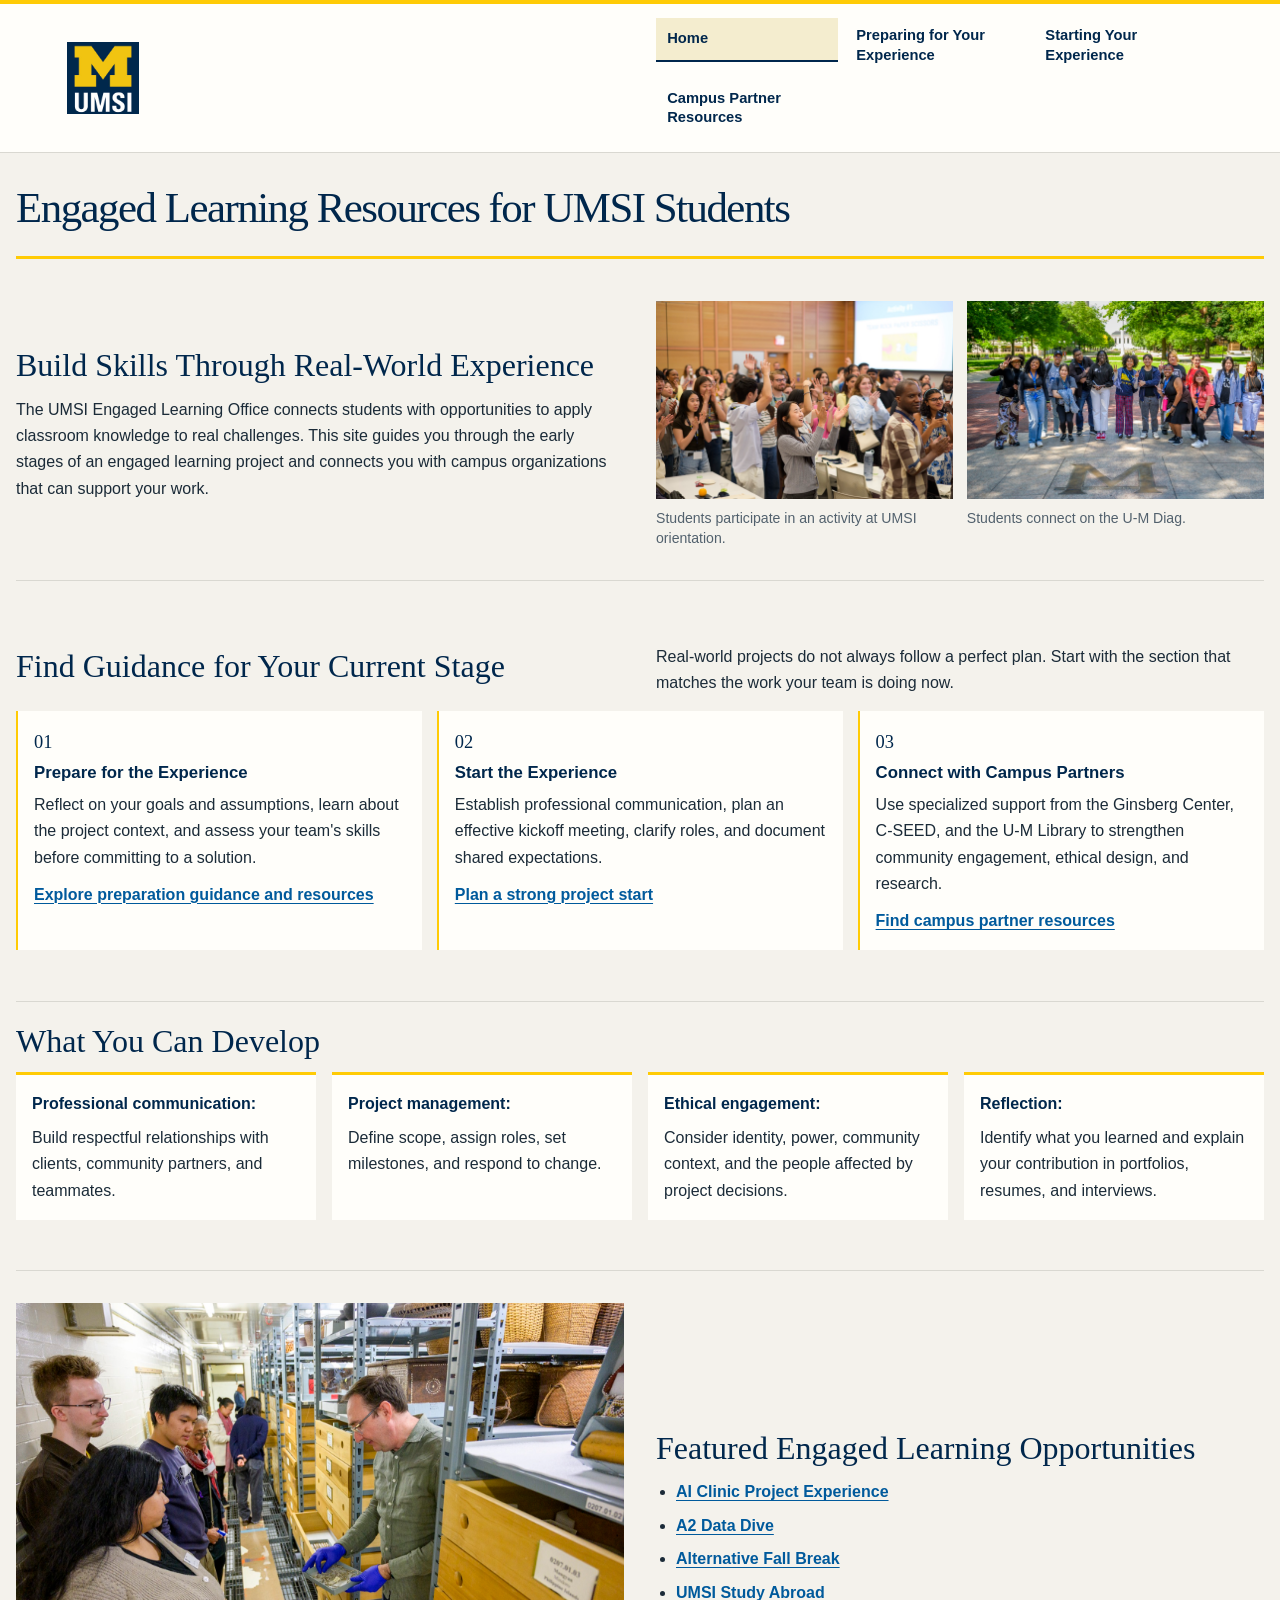
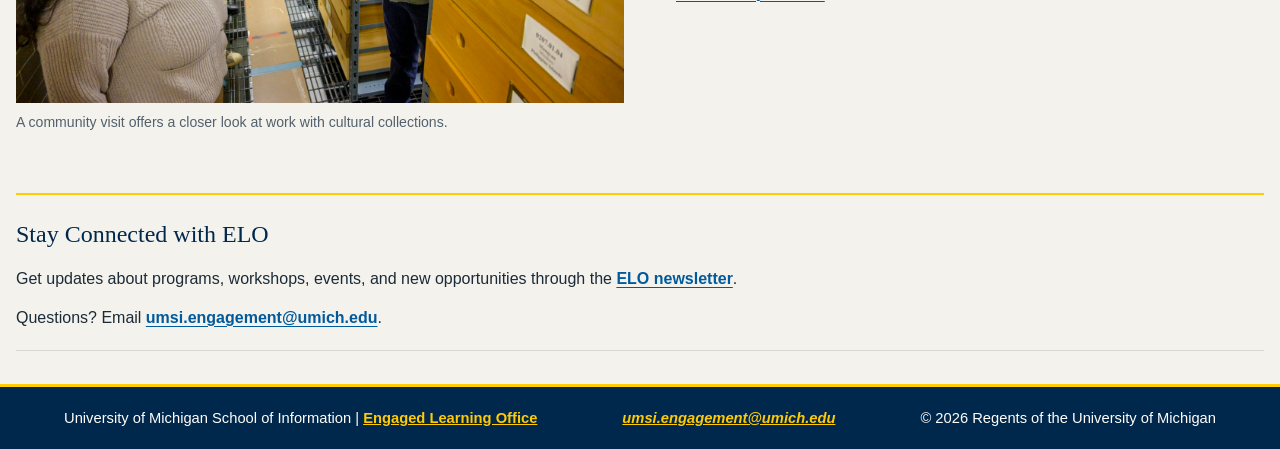
<file: index.html>
<!DOCTYPE html>
<html lang="en">
<head>
    <meta charset="UTF-8">
    <meta name="viewport" content="width=device-width, initial-scale=1.0">
    <title>Engaged Learning Resources | UMSI</title>
    <link rel="stylesheet" href="html5reset.css">
    <link rel="stylesheet" href="style.css">
</head>
<body>
    <header>
        <a href="#main">Skip to Main Content</a>
        <a href="index.html">
            <img src="images/umsi_signature_vertical_informal_solidblue.jpg" width="240" height="240" alt="University of Michigan School of Information">
        </a>
        <nav aria-label="Main navigation">
            <ul>
                <li><a href="index.html" aria-current="page">Home</a></li>
                <li><a href="prep.html">Preparing for Your Experience</a></li>
                <li><a href="starting.html">Starting Your Experience</a></li>
                <li><a href="campus-partners.html">Campus Partner Resources</a></li>
            </ul>
        </nav>
    </header>

    <main id="main" tabindex="-1">
        <h1>Engaged Learning Resources for UMSI Students</h1>

        <section class="home-intro media-section media-right">
            <div class="intro-copy">
                <h2>Build Skills Through Real-World Experience</h2>
                <p>The UMSI Engaged Learning Office connects students with opportunities to apply classroom knowledge to real challenges. This site guides you through the early stages of an engaged learning project and connects you with campus organizations that can support your work.</p>
            </div>
            <div class="intro-gallery">
                <figure>
                    <img src="images/umsi_mastersorientation_081825_01.jpg" width="600" height="399" alt="Students participate in a group activity during UMSI orientation">
                    <figcaption>Students participate in an activity at UMSI orientation.</figcaption>
                </figure>
                <figure>
                    <img src="images/umsi_ccsi_061124_23.jpg" width="600" height="399" alt="Students gather for a group photograph on the U-M Diag">
                    <figcaption>Students connect on the U-M Diag.</figcaption>
                </figure>
            </div>
        </section>

        <section class="home-pathways">
            <div class="pathways-lede">
                <h2>Find Guidance for Your Current Stage</h2>
                <p>Real-world projects do not always follow a perfect plan. Start with the section that matches the work your team is doing now.</p>
            </div>
            <ol class="pathway-list">
                <li>
                    <span class="pathway-index" aria-hidden="true">01</span>
                    <h3>Prepare for the Experience</h3>
                    <p>Reflect on your goals and assumptions, learn about the project context, and assess your team's skills before committing to a solution.</p>
                    <a href="prep.html">Explore preparation guidance and resources</a>
                </li>
                <li>
                    <span class="pathway-index" aria-hidden="true">02</span>
                    <h3>Start the Experience</h3>
                    <p>Establish professional communication, plan an effective kickoff meeting, clarify roles, and document shared expectations.</p>
                    <a href="starting.html">Plan a strong project start</a>
                </li>
                <li>
                    <span class="pathway-index" aria-hidden="true">03</span>
                    <h3>Connect with Campus Partners</h3>
                    <p>Use specialized support from the Ginsberg Center, C-SEED, and the U-M Library to strengthen community engagement, ethical design, and research.</p>
                    <a href="campus-partners.html">Find campus partner resources</a>
                </li>
            </ol>
        </section>

        <section class="card-section">
            <h2>What You Can Develop</h2>
            <div class="section-body">
                <ul class="point-cards">
                    <li><strong>Professional communication:</strong> Build respectful relationships with clients, community partners, and teammates.</li>
                    <li><strong>Project management:</strong> Define scope, assign roles, set milestones, and respond to change.</li>
                    <li><strong>Ethical engagement:</strong> Consider identity, power, community context, and the people affected by project decisions.</li>
                    <li><strong>Reflection:</strong> Identify what you learned and explain your contribution in portfolios, resumes, and interviews.</li>
                </ul>
            </div>
        </section>

        <section class="media-section media-left"><div class="section-overview"><h2>Featured Engaged Learning Opportunities</h2>
            <div class="body-copy">
                <ul>
                    <li><a href="https://mcompass.umich.edu/_portal/tds-program-brochure?programid=12810">AI Clinic Project Experience</a></li>
                    <li><a href="https://mcompass.umich.edu/_portal/tds-program-brochure?programid=12556">A2 Data Dive</a></li>
                    <li><a href="https://mcompass.umich.edu/_portal/tds-program-brochure?programid=11297">Alternative Fall Break</a></li>
                    <li><a href="https://www.si.umich.edu/student-life/study-abroad">UMSI Study Abroad</a></li>
                </ul>
            </div>
        </div><figure class="section-image"><img src="images/umsi_asb2026circapintig_40.jpg" width="1200" height="800" decoding="async" alt="Students learn from a museum professional in collection storage"><figcaption>A community visit offers a closer look at work with cultural collections.</figcaption></figure></section>

        <aside>
            <h2>Stay Connected with ELO</h2>
            <p>Get updates about programs, workshops, events, and new opportunities through the <a href="https://umsi.info/elo-newsletter">ELO newsletter</a>.</p>
            <p>Questions? Email <a href="mailto:umsi.engagement@umich.edu">umsi.engagement@umich.edu</a>.</p>
        </aside>

        <!-- Content adapted from the course-provided SI 539 Client Project ELO Content document and starter code. OpenAI Codex was used to organize and revise the page content in September 2026. -->
    </main>

    <footer>
        <p>University of Michigan School of Information | <a href="https://www.si.umich.edu/programs/engaged-learning/about-engaged-learning-office">Engaged Learning Office</a></p>
        <address><a href="mailto:umsi.engagement@umich.edu">umsi.engagement@umich.edu</a></address>
        <p>&copy; 2026 Regents of the University of Michigan</p>
    </footer>
</body>
</html>
</file>
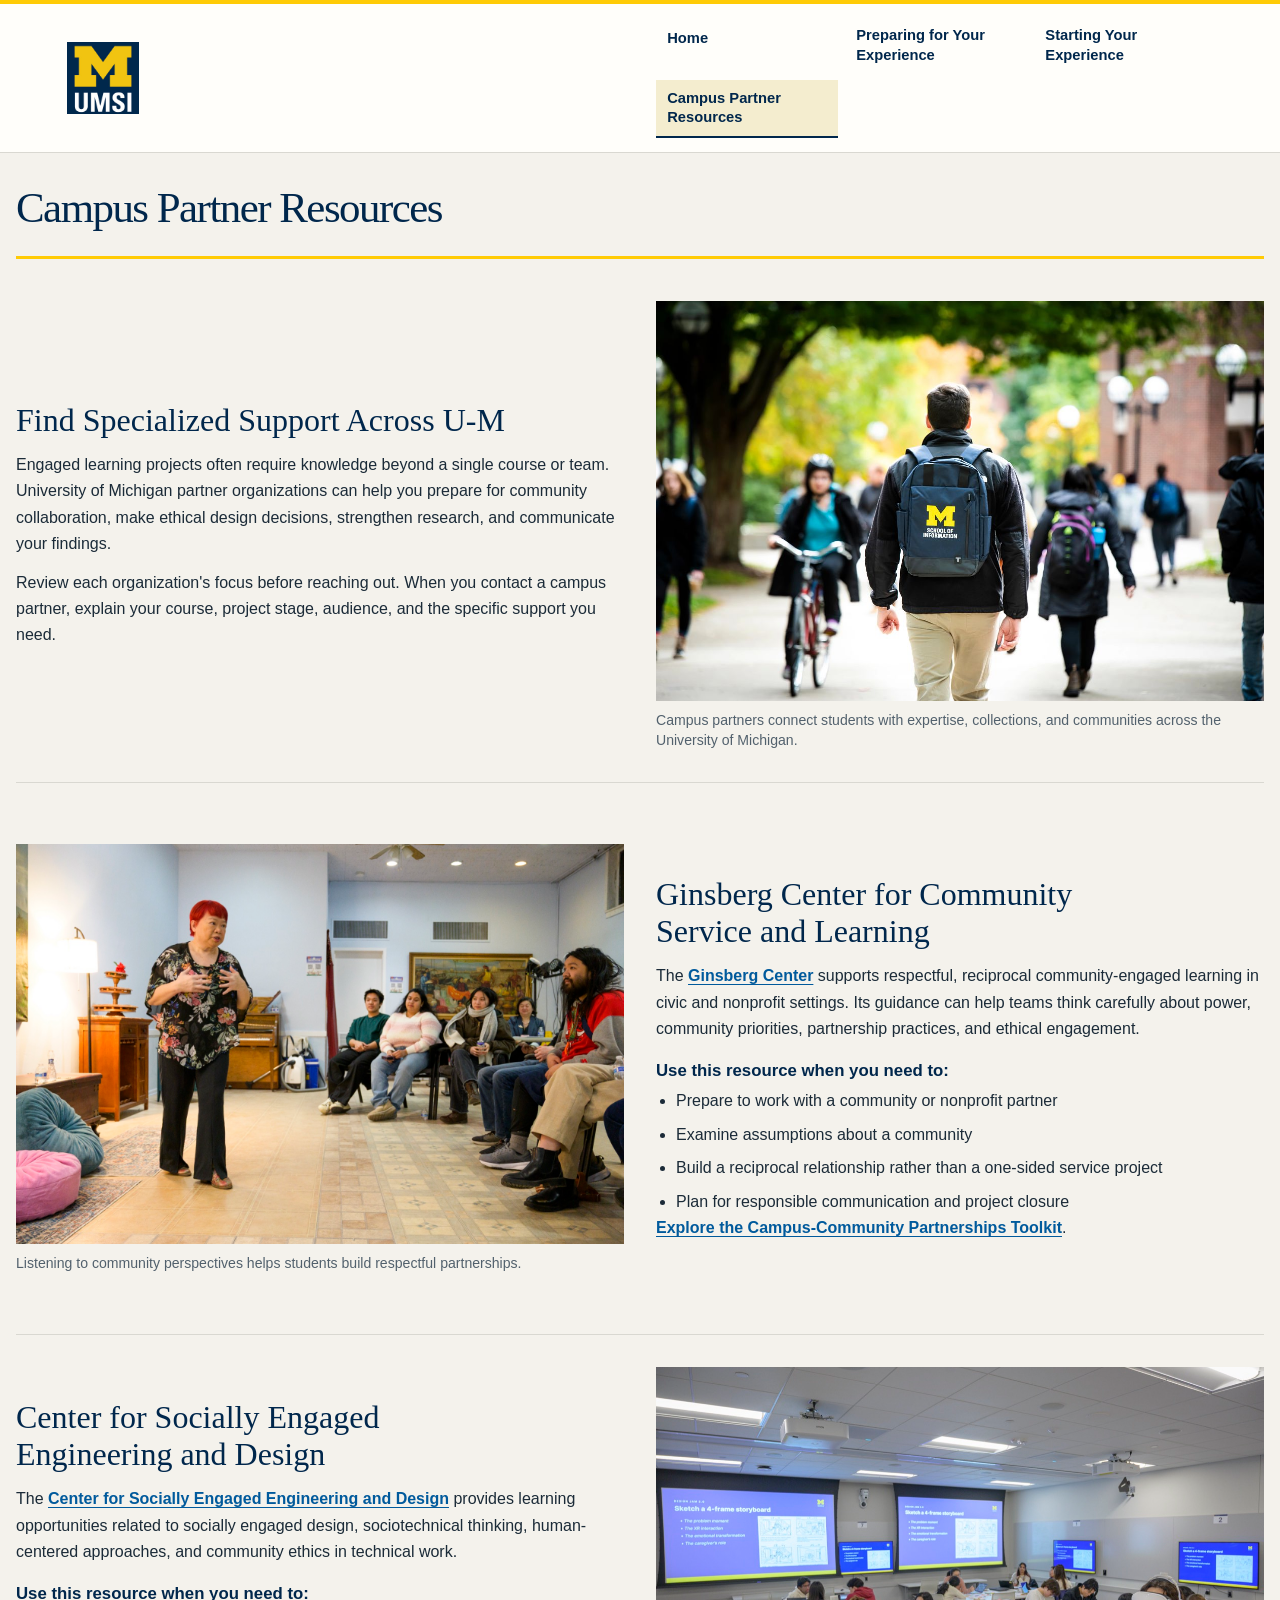
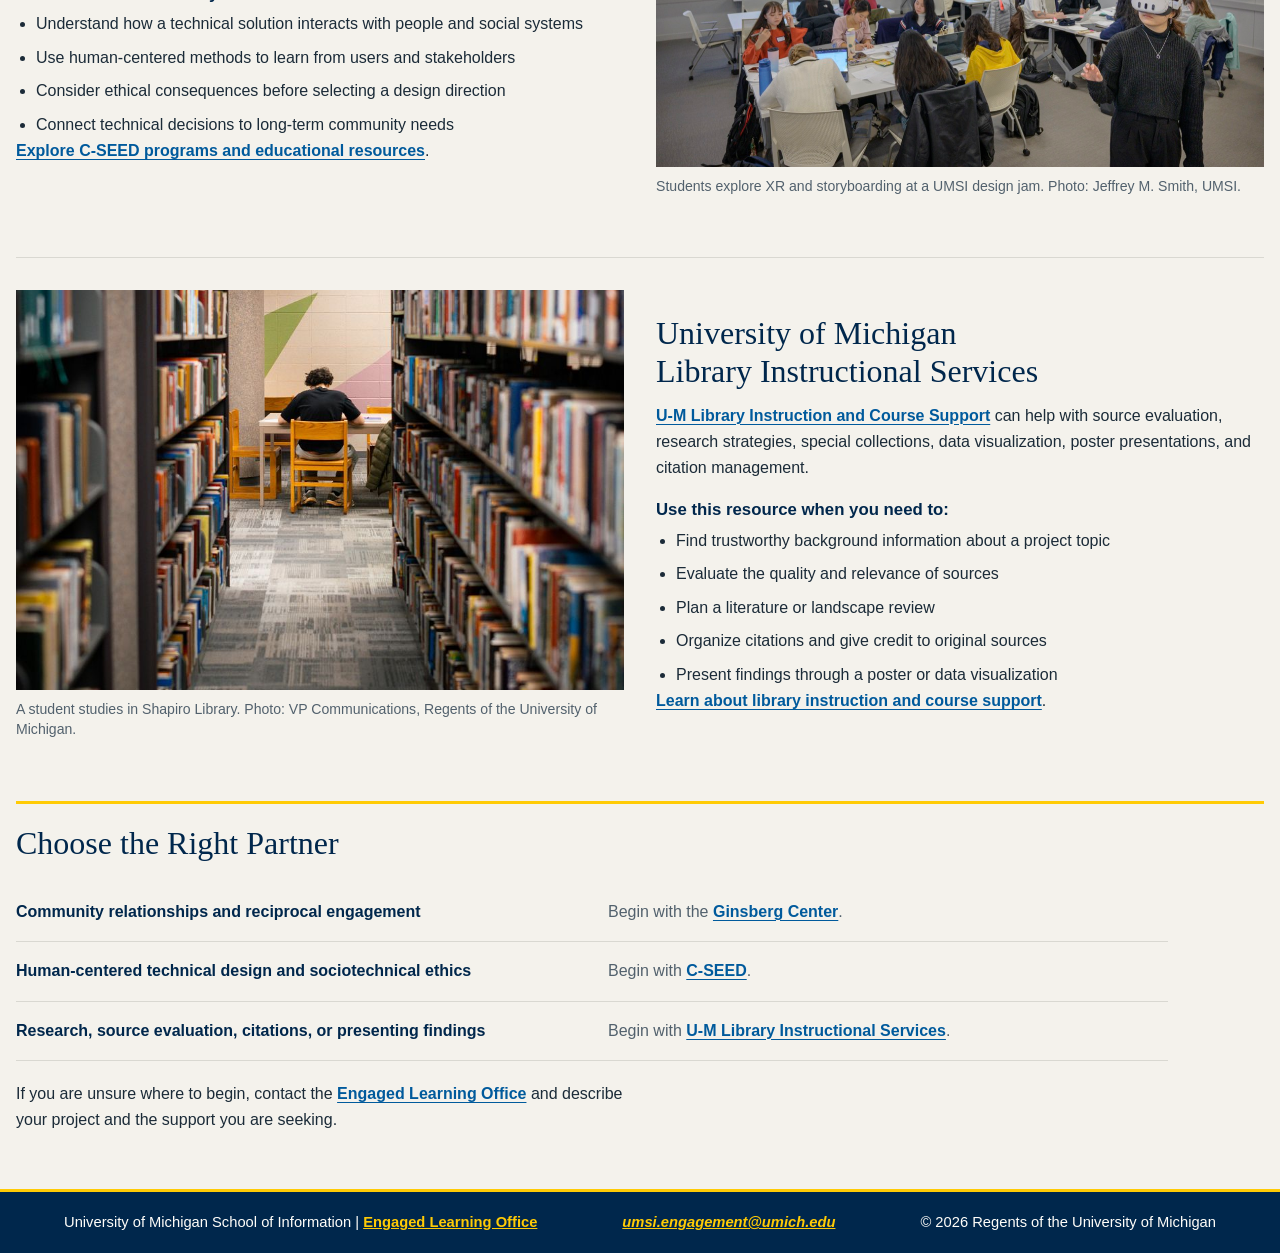
<file: campus-partners.html>
<!DOCTYPE html>
<html lang="en">
<head>
    <meta charset="UTF-8">
    <meta name="viewport" content="width=device-width, initial-scale=1.0">
    <title>Campus Partner Resources | UMSI</title>
    <link rel="stylesheet" href="html5reset.css">
    <link rel="stylesheet" href="style.css">
</head>
<body>
    <header>
        <a href="#main">Skip to Main Content</a>
        <a href="index.html">
            <img src="images/umsi_signature_vertical_informal_solidblue.jpg" width="240" height="240" alt="University of Michigan School of Information">
        </a>
        <nav aria-label="Main navigation">
            <ul>
                <li><a href="index.html">Home</a></li>
                <li><a href="prep.html">Preparing for Your Experience</a></li>
                <li><a href="starting.html">Starting Your Experience</a></li>
                <li><a href="campus-partners.html" aria-current="page">Campus Partner Resources</a></li>
            </ul>
        </nav>
    </header>

    <main id="main" tabindex="-1">
        <h1>Campus Partner Resources</h1>

        <section class="media-section media-right">
            <div class="intro-copy">
                <h2>Find Specialized Support Across U-M</h2>
                <p>Engaged learning projects often require knowledge beyond a single course or team. University of Michigan partner organizations can help you prepare for community collaboration, make ethical design decisions, strengthen research, and communicate your findings.</p>
                <p>Review each organization's focus before reaching out. When you contact a campus partner, explain your course, project stage, audience, and the specific support you need.</p>
            </div>
            <figure>
                <img src="images/umsi_campusfall_umsibackpack_02.jpg" width="600" height="399" alt="A student wearing a UMSI backpack walks through campus">
                <figcaption>Campus partners connect students with expertise, collections, and communities across the University of Michigan.</figcaption>
            </figure>
        </section>

        <section class="media-section partner-section media-left">
            <div class="section-overview">
                <h2>Ginsberg Center for Community Service and Learning</h2>
                <p>The <a href="https://ginsberg.umich.edu/">Ginsberg Center</a> supports respectful, reciprocal community-engaged learning in civic and nonprofit settings. Its guidance can help teams think carefully about power, community priorities, partnership practices, and ethical engagement.</p>
                <h3>Use this resource when you need to:</h3>
                <ul>
                    <li>Prepare to work with a community or nonprofit partner</li>
                    <li>Examine assumptions about a community</li>
                    <li>Build a reciprocal relationship rather than a one-sided service project</li>
                    <li>Plan for responsible communication and project closure</li>
                </ul>
                <p><a href="https://ginsberg.umich.edu/article/campus-community-partnerships-toolkit">Explore the Campus-Community Partnerships Toolkit</a>.</p>
            </div>
            <figure class="section-image">
                <img src="images/umsi_asb2026circapintig_05.jpg" width="600" height="399" alt="A speaker talks with students gathered for a community-engaged learning discussion">
                <figcaption>Listening to community perspectives helps students build respectful partnerships.</figcaption>
            </figure>
        </section>

        <section class="media-section partner-section media-right">
            <div class="section-overview">
                <h2>Center for Socially Engaged Engineering and Design</h2>
                <p>The <a href="https://csed.engin.umich.edu/">Center for Socially Engaged Engineering and Design</a> provides learning opportunities related to socially engaged design, sociotechnical thinking, human-centered approaches, and community ethics in technical work.</p>
                <h3>Use this resource when you need to:</h3>
                <ul>
                    <li>Understand how a technical solution interacts with people and social systems</li>
                    <li>Use human-centered methods to learn from users and stakeholders</li>
                    <li>Consider ethical consequences before selecting a design direction</li>
                    <li>Connect technical decisions to long-term community needs</li>
                </ul>
                <p><a href="https://csed.engin.umich.edu/">Explore C-SEED programs and educational resources</a>.</p>
            </div>
            <figure class="section-image">
                <img src="images/umsi_designjam_mixelstudio_11052025_06.jpg" width="600" height="399" alt="A student tries an XR headset while teams develop storyboards in a design workshop">
                <figcaption>Students explore XR and storyboarding at a UMSI design jam. Photo: Jeffrey M. Smith, UMSI.</figcaption>
            </figure>
        </section>

        <section class="media-section partner-section media-left">
            <div class="section-overview">
                <h2>University of Michigan Library Instructional Services</h2>
                <p><a href="https://www.lib.umich.edu/research-and-scholarship/instruction-and-course-support/">U-M Library Instruction and Course Support</a> can help with source evaluation, research strategies, special collections, data visualization, poster presentations, and citation management.</p>
                <h3>Use this resource when you need to:</h3>
                <ul>
                    <li>Find trustworthy background information about a project topic</li>
                    <li>Evaluate the quality and relevance of sources</li>
                    <li>Plan a literature or landscape review</li>
                    <li>Organize citations and give credit to original sources</li>
                    <li>Present findings through a poster or data visualization</li>
                </ul>
                <p><a href="https://www.lib.umich.edu/research-and-scholarship/instruction-and-course-support/">Learn about library instruction and course support</a>.</p>
            </div>
            <figure class="section-image">
                <img class="library-photo" src="images/mcommons-02122026springsemester-19.jpg" width="600" height="399" alt="A student studies at a desk beside bookshelves in Shapiro Library">
                <figcaption>A student studies in Shapiro Library. Photo: VP Communications, Regents of the University of Michigan.</figcaption>
            </figure>
        </section>

        <section class="partner-choice">
            <h2>Choose the Right Partner</h2>
            <div class="section-body">
                <dl>
                    <div>
                        <dt>Community relationships and reciprocal engagement</dt>
                        <dd>Begin with the <a href="https://ginsberg.umich.edu/">Ginsberg Center</a>.</dd>
                    </div>
                    <div>
                        <dt>Human-centered technical design and sociotechnical ethics</dt>
                        <dd>Begin with <a href="https://csed.engin.umich.edu/">C-SEED</a>.</dd>
                    </div>
                    <div>
                        <dt>Research, source evaluation, citations, or presenting findings</dt>
                        <dd>Begin with <a href="https://www.lib.umich.edu/research-and-scholarship/instruction-and-course-support/">U-M Library Instructional Services</a>.</dd>
                    </div>
                </dl>
                <p>If you are unsure where to begin, contact the <a href="mailto:umsi.engagement@umich.edu">Engaged Learning Office</a> and describe your project and the support you are seeking.</p>
            </div>
        </section>

        <!-- Content adapted from the course-provided SI 539 Client Project ELO Content document. OpenAI Codex was used to organize and revise the page content in September 2026. -->
    </main>

    <footer>
        <p>University of Michigan School of Information | <a href="https://www.si.umich.edu/programs/engaged-learning/about-engaged-learning-office">Engaged Learning Office</a></p>
        <address><a href="mailto:umsi.engagement@umich.edu">umsi.engagement@umich.edu</a></address>
        <p>&copy; 2026 Regents of the University of Michigan</p>
    </footer>
</body>
</html>
</file>
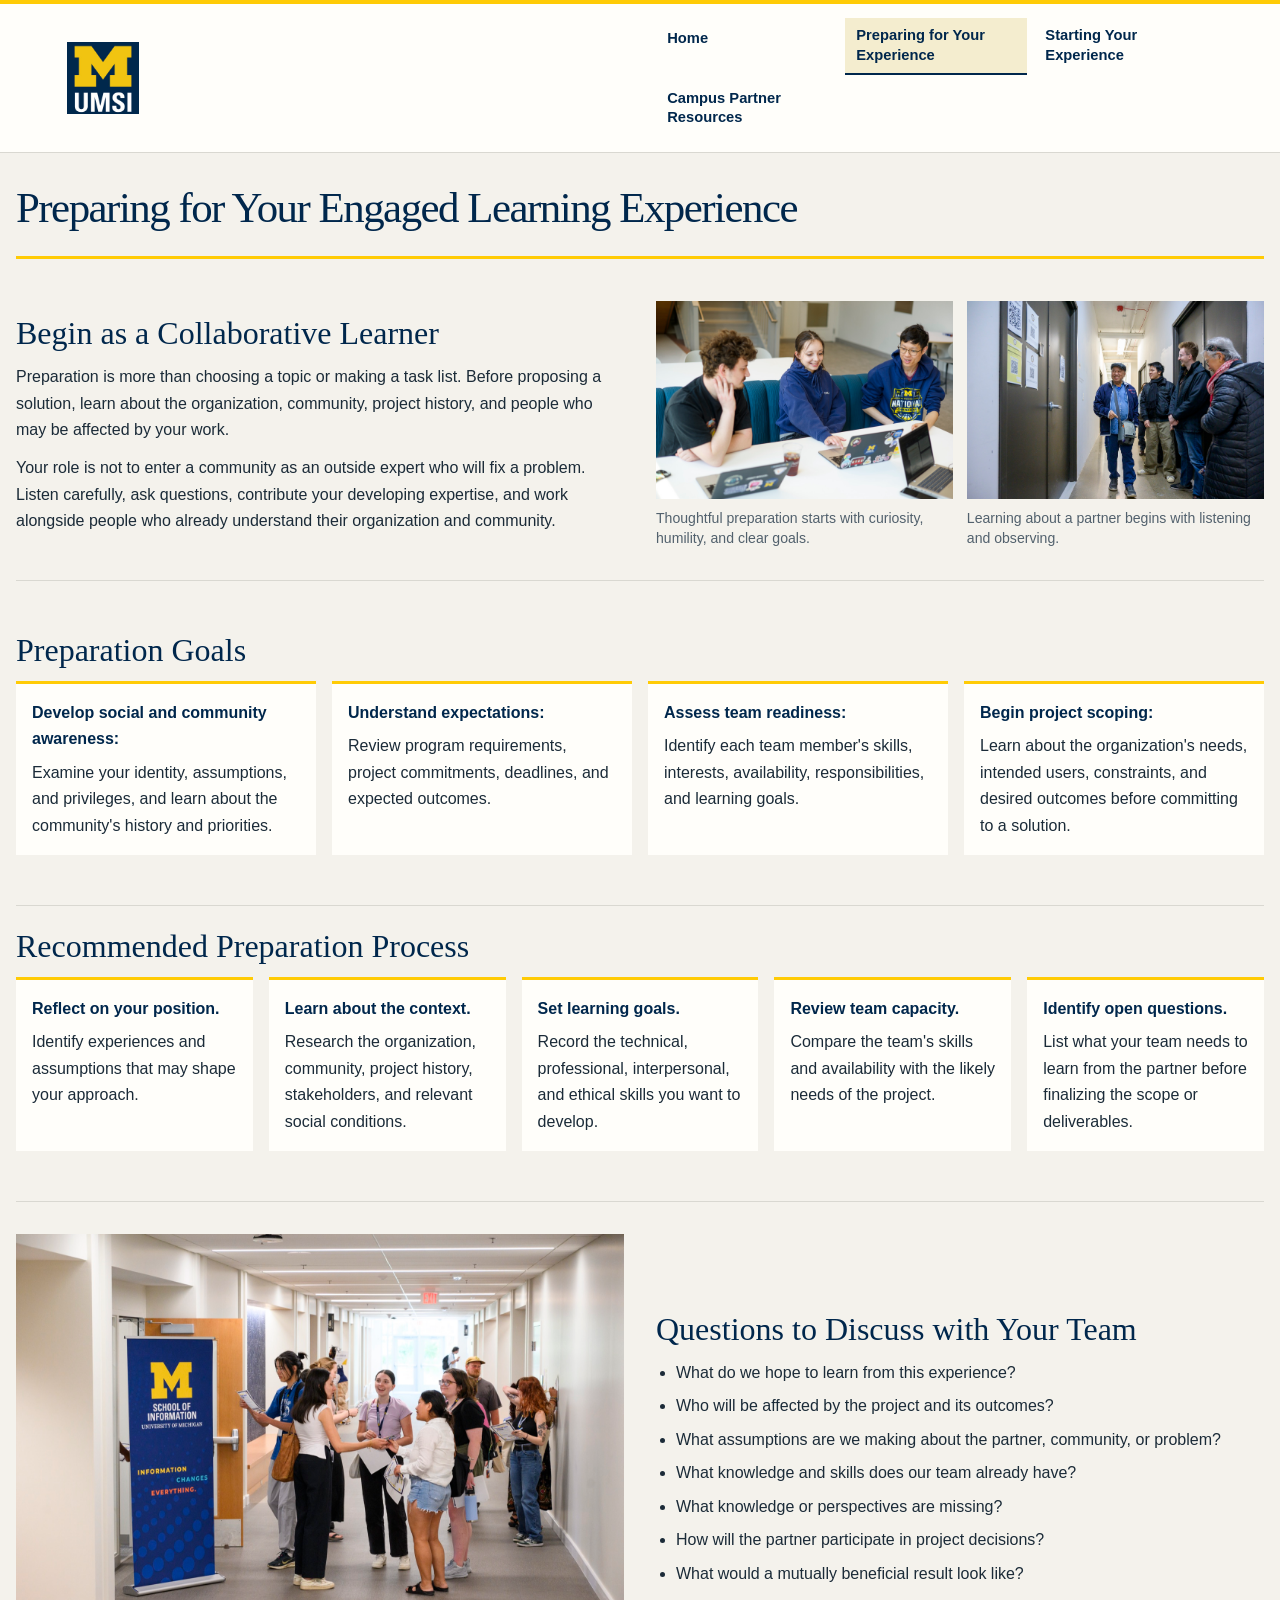
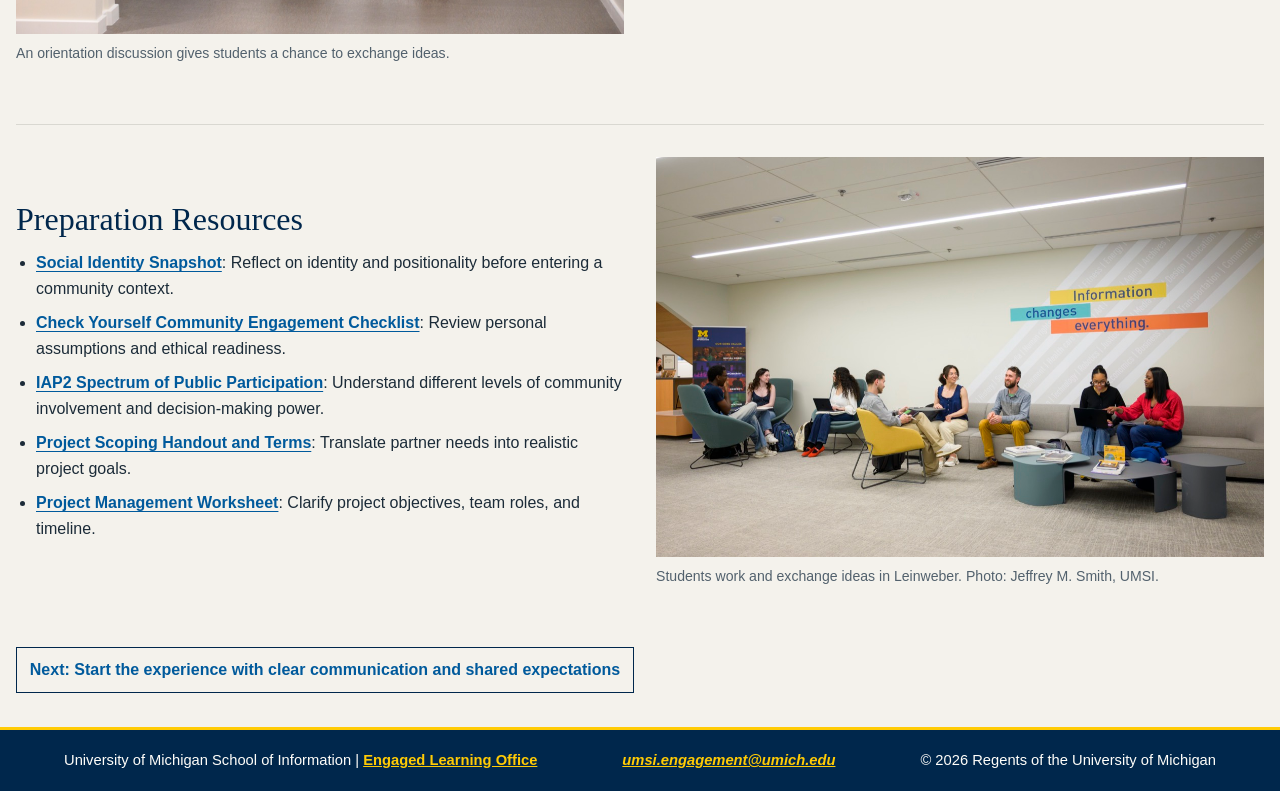
<file: prep.html>
<!DOCTYPE html>
<html lang="en">
<head>
    <meta charset="UTF-8">
    <meta name="viewport" content="width=device-width, initial-scale=1.0">
    <title>Preparing for Your Experience | UMSI</title>
    <link rel="stylesheet" href="html5reset.css">
    <link rel="stylesheet" href="style.css">
</head>
<body>
    <header>
        <a href="#main">Skip to Main Content</a>
        <a href="index.html">
            <img src="images/umsi_signature_vertical_informal_solidblue.jpg" width="240" height="240" alt="University of Michigan School of Information">
        </a>
        <nav aria-label="Main navigation">
            <ul>
                <li><a href="index.html">Home</a></li>
                <li><a href="prep.html" aria-current="page">Preparing for Your Experience</a></li>
                <li><a href="starting.html">Starting Your Experience</a></li>
                <li><a href="campus-partners.html">Campus Partner Resources</a></li>
            </ul>
        </nav>
    </header>

    <main id="main" tabindex="-1">
        <h1>Preparing for Your Engaged Learning Experience</h1>

        <section class="media-section media-right">
            <div class="intro-copy">
                <h2>Begin as a Collaborative Learner</h2>
                <p>Preparation is more than choosing a topic or making a task list. Before proposing a solution, learn about the organization, community, project history, and people who may be affected by your work.</p>
                <p>Your role is not to enter a community as an outside expert who will fix a problem. Listen carefully, ask questions, contribute your developing expertise, and work alongside people who already understand their organization and community.</p>
            </div>
            <div class="intro-gallery">
                <figure>
                    <img src="images/umsi_viewbookphd2026_02.jpg" width="600" height="399" alt="Three students collaborate around a table with laptops in a UMSI learning space">
                    <figcaption>Thoughtful preparation starts with curiosity, humility, and clear goals.</figcaption>
                </figure>
<figure class=""><img src="images/umsi_asb2026circapintig_24.jpg" width="1200" height="800" decoding="async" alt="Students and community members walk through a hallway during a visit"><figcaption>Learning about a partner begins with listening and observing.</figcaption></figure>
            </div>
        </section>

        <section class="card-section">
            <h2>Preparation Goals</h2>
            <div class="section-body">
                <ul class="point-cards">
                    <li><strong>Develop social and community awareness:</strong> Examine your identity, assumptions, and privileges, and learn about the community's history and priorities.</li>
                    <li><strong>Understand expectations:</strong> Review program requirements, project commitments, deadlines, and expected outcomes.</li>
                    <li><strong>Assess team readiness:</strong> Identify each team member's skills, interests, availability, responsibilities, and learning goals.</li>
                    <li><strong>Begin project scoping:</strong> Learn about the organization's needs, intended users, constraints, and desired outcomes before committing to a solution.</li>
                </ul>
            </div>
        </section>

        <section class="card-section">
            <h2>Recommended Preparation Process</h2>
            <div class="section-body">
                <ol class="point-cards">
                    <li><strong>Reflect on your position.</strong> Identify experiences and assumptions that may shape your approach.</li>
                    <li><strong>Learn about the context.</strong> Research the organization, community, project history, stakeholders, and relevant social conditions.</li>
                    <li><strong>Set learning goals.</strong> Record the technical, professional, interpersonal, and ethical skills you want to develop.</li>
                    <li><strong>Review team capacity.</strong> Compare the team's skills and availability with the likely needs of the project.</li>
                    <li><strong>Identify open questions.</strong> List what your team needs to learn from the partner before finalizing the scope or deliverables.</li>
                </ol>
            </div>
        </section>

        <section class="media-section media-left"><div class="section-overview"><h2>Questions to Discuss with Your Team</h2>
            <div class="body-copy">
                <ul>
                    <li>What do we hope to learn from this experience?</li>
                    <li>Who will be affected by the project and its outcomes?</li>
                    <li>What assumptions are we making about the partner, community, or problem?</li>
                    <li>What knowledge and skills does our team already have?</li>
                    <li>What knowledge or perspectives are missing?</li>
                    <li>How will the partner participate in project decisions?</li>
                    <li>What would a mutually beneficial result look like?</li>
                </ul>
            </div>
        </div><figure class="section-image"><img src="images/umsi_mastersorientation_081825_18.jpg" width="1200" height="800" decoding="async" alt="Students talk together at UMSI orientation"><figcaption>An orientation discussion gives students a chance to exchange ideas.</figcaption></figure></section>

        <section class="media-section media-right"><div class="section-overview"><h2>Preparation Resources</h2>
            <div class="body-copy">
                <ul>
                    <li><a href="https://sites.lsa.umich.edu/equitable-teaching/social-identity-snapshot/">Social Identity Snapshot</a>: Reflect on identity and positionality before entering a community context.</li>
                    <li><a href="https://docs.google.com/document/d/1Qt9YeStVwDHjwJhOLAz42JSNQR2lFMurdUtxtdrGkuc/edit?tab=t.0#heading=h.ch0bvccjkrzn">Check Yourself Community Engagement Checklist</a>: Review personal assumptions and ethical readiness.</li>
                    <li><a href="https://drive.google.com/file/d/1zc1RNlrDxV51-muOERdDTnINQcquJpOA/view?usp=sharing">IAP2 Spectrum of Public Participation</a>: Understand different levels of community involvement and decision-making power.</li>
                    <li><a href="https://docs.google.com/document/d/1TrEDolwmOIlXgYgAP9VvlOGoYOwFfe6KxzZOgZSVYVw/edit?usp=drive_link">Project Scoping Handout and Terms</a>: Translate partner needs into realistic project goals.</li>
                    <li><a href="https://docs.google.com/document/d/1twc-7TYWmb_PNrOBiDI1NuJqJAuhluTICr22GRd_NLc/edit?usp=drive_link">Project Management Worksheet</a>: Clarify project objectives, team roles, and timeline.</li>
                </ul>
            </div>
        </div><figure class="section-image"><img src="images/umsi_viewbookmsi2026_21.jpg" width="1200" height="800" decoding="async" alt="UMSI students talk and use laptops in a Leinweber lounge"><figcaption>Students work and exchange ideas in Leinweber. Photo: Jeffrey M. Smith, UMSI.</figcaption></figure></section>

        <p><a href="starting.html">Next: Start the experience with clear communication and shared expectations</a></p>

        <!-- Content adapted from the course-provided SI 539 Client Project ELO Content document and starter code. OpenAI Codex was used to organize and revise the page content in September 2026. -->
    </main>

    <footer>
        <p>University of Michigan School of Information | <a href="https://www.si.umich.edu/programs/engaged-learning/about-engaged-learning-office">Engaged Learning Office</a></p>
        <address><a href="mailto:umsi.engagement@umich.edu">umsi.engagement@umich.edu</a></address>
        <p>&copy; 2026 Regents of the University of Michigan</p>
    </footer>
</body>
</html>
</file>
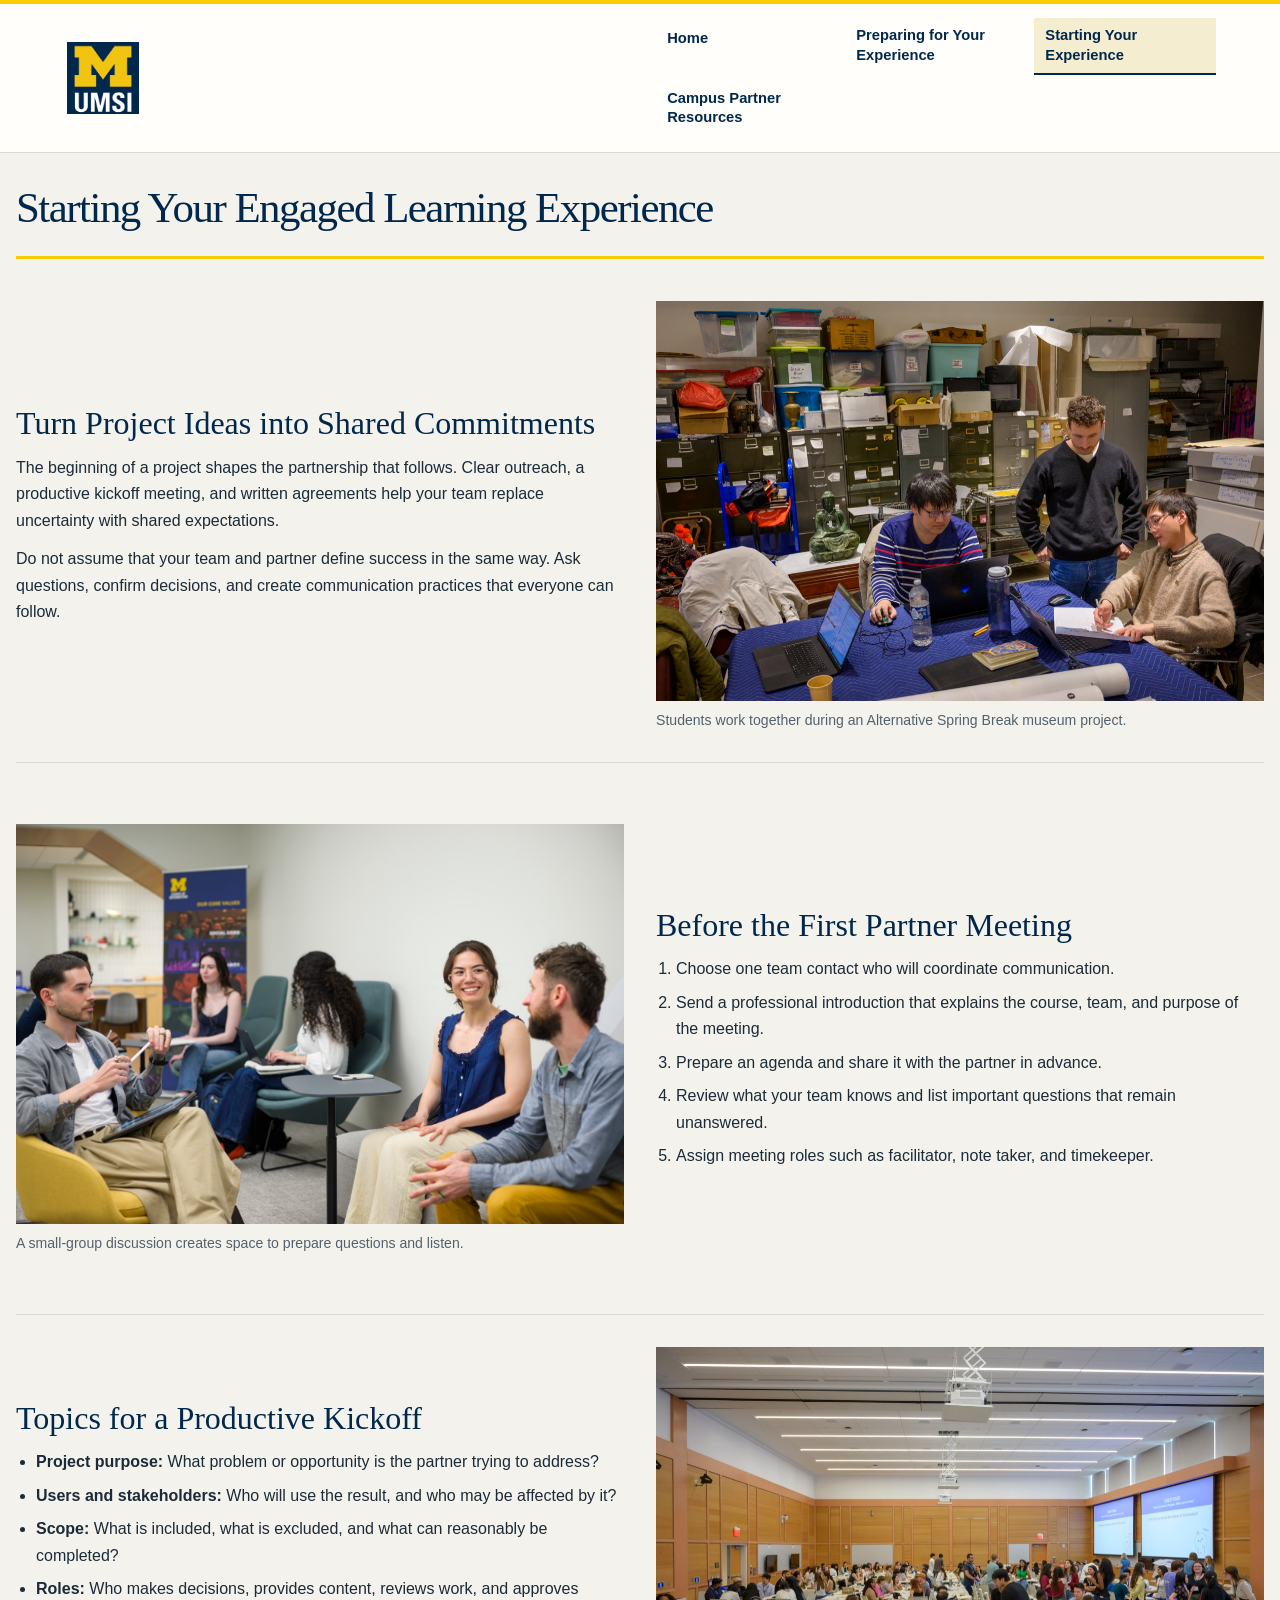
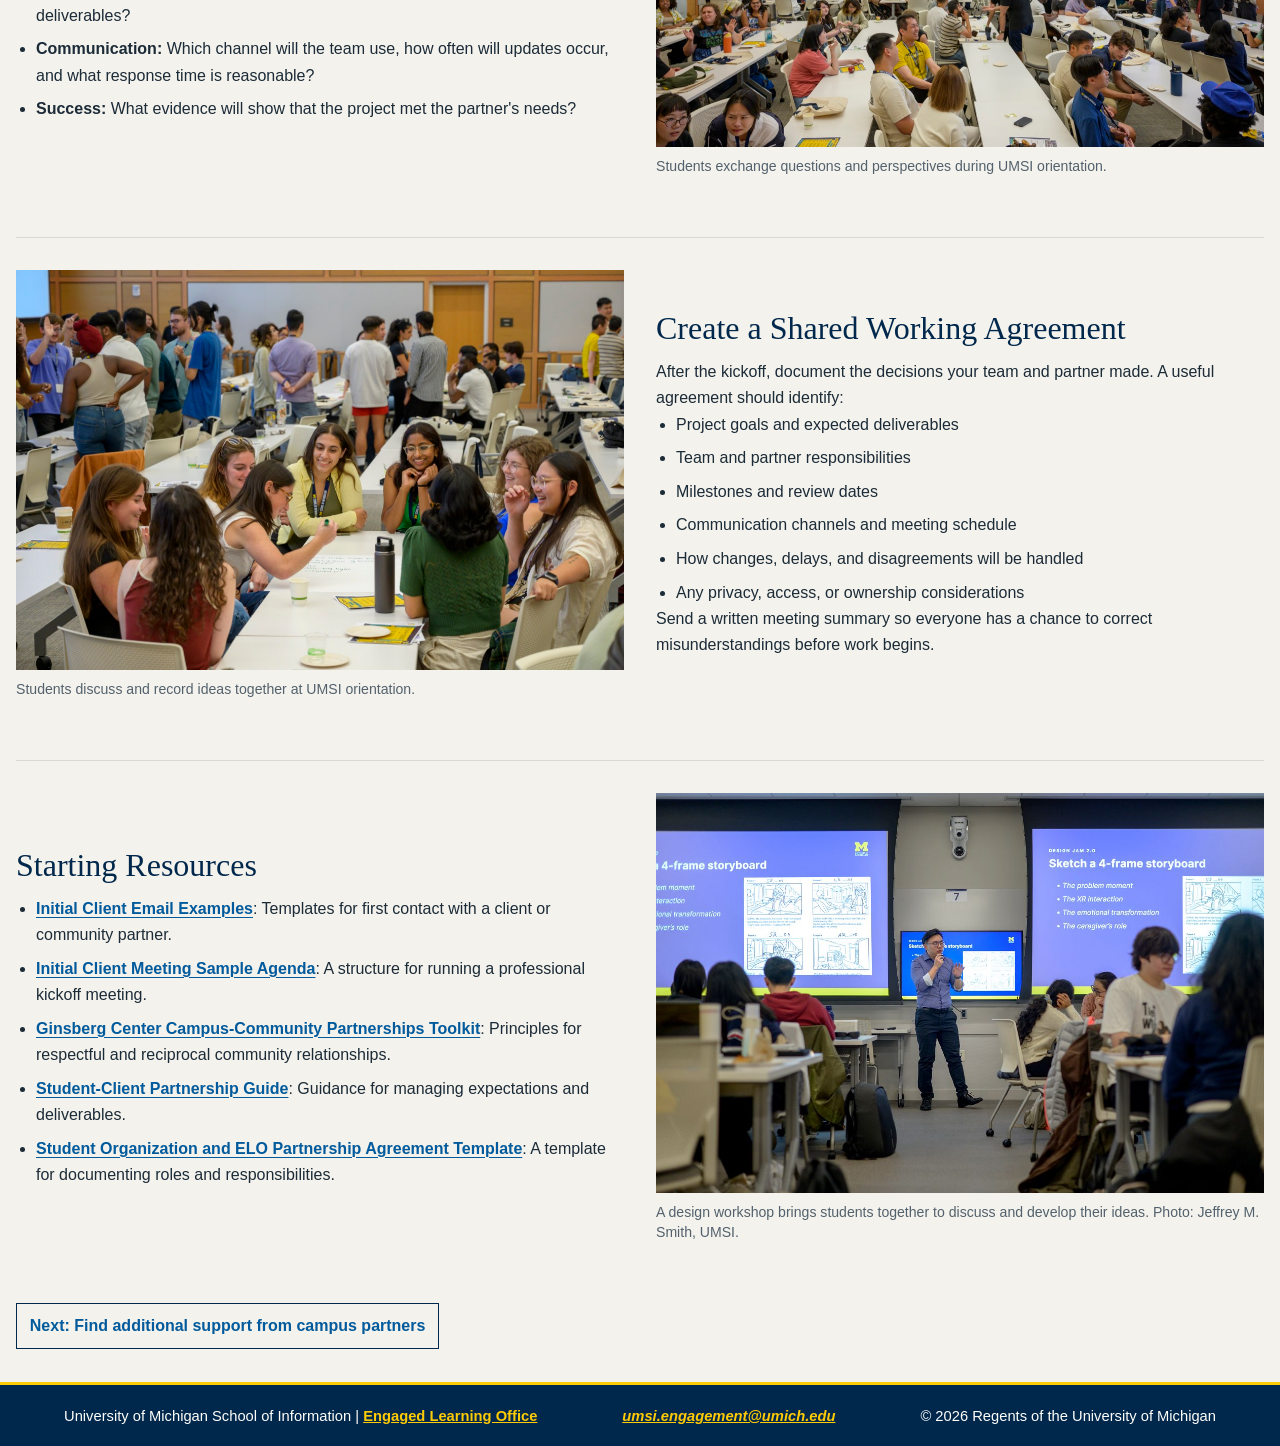
<file: starting.html>
<!DOCTYPE html>
<html lang="en">
<head>
    <meta charset="UTF-8">
    <meta name="viewport" content="width=device-width, initial-scale=1.0">
    <title>Starting Your Experience | UMSI</title>
    <link rel="stylesheet" href="html5reset.css">
    <link rel="stylesheet" href="style.css">
</head>
<body>
    <header>
        <a href="#main">Skip to Main Content</a>
        <a href="index.html">
            <img src="images/umsi_signature_vertical_informal_solidblue.jpg" width="240" height="240" alt="University of Michigan School of Information">
        </a>
        <nav aria-label="Main navigation">
            <ul>
                <li><a href="index.html">Home</a></li>
                <li><a href="prep.html">Preparing for Your Experience</a></li>
                <li><a href="starting.html" aria-current="page">Starting Your Experience</a></li>
                <li><a href="campus-partners.html">Campus Partner Resources</a></li>
            </ul>
        </nav>
    </header>

    <main id="main" tabindex="-1">
        <h1>Starting Your Engaged Learning Experience</h1>

        <section class="media-section media-right">
            <div class="intro-copy">
                <h2>Turn Project Ideas into Shared Commitments</h2>
                <p>The beginning of a project shapes the partnership that follows. Clear outreach, a productive kickoff meeting, and written agreements help your team replace uncertainty with shared expectations.</p>
                <p>Do not assume that your team and partner define success in the same way. Ask questions, confirm decisions, and create communication practices that everyone can follow.</p>
            </div>
            <figure>
                <img src="images/umsi_asbchineseamericanmuseumchicago_2026_23.jpg" width="600" height="399" alt="Students work with laptops and notes in a museum collection room">
                <figcaption>Students work together during an Alternative Spring Break museum project.</figcaption>
            </figure>
        </section>

        <section class="media-section media-left"><div class="section-overview"><h2>Before the First Partner Meeting</h2>
            <div class="body-copy">
                <ol>
                    <li>Choose one team contact who will coordinate communication.</li>
                    <li>Send a professional introduction that explains the course, team, and purpose of the meeting.</li>
                    <li>Prepare an agenda and share it with the partner in advance.</li>
                    <li>Review what your team knows and list important questions that remain unanswered.</li>
                    <li>Assign meeting roles such as facilitator, note taker, and timekeeper.</li>
                </ol>
            </div>
        </div><figure class="section-image"><img src="images/umsi_viewbookmsi2026_24.jpg" width="1200" height="800" decoding="async" alt="UMSI students sit together and discuss their work"><figcaption>A small-group discussion creates space to prepare questions and listen.</figcaption></figure></section>

        <section class="media-section media-right"><div class="section-overview"><h2>Topics for a Productive Kickoff</h2>
            <div class="body-copy">
                <ul>
                    <li><strong>Project purpose:</strong> What problem or opportunity is the partner trying to address?</li>
                    <li><strong>Users and stakeholders:</strong> Who will use the result, and who may be affected by it?</li>
                    <li><strong>Scope:</strong> What is included, what is excluded, and what can reasonably be completed?</li>
                    <li><strong>Roles:</strong> Who makes decisions, provides content, reviews work, and approves deliverables?</li>
                    <li><strong>Communication:</strong> Which channel will the team use, how often will updates occur, and what response time is reasonable?</li>
                    <li><strong>Success:</strong> What evidence will show that the project met the partner's needs?</li>
                </ul>
            </div>
        </div><figure class="section-image"><img src="images/umsi_mastersorientation_081825_02.jpg" width="1200" height="800" decoding="async" alt="Students talk in small groups throughout a UMSI orientation room"><figcaption>Students exchange questions and perspectives during UMSI orientation.</figcaption></figure></section>

        <section class="media-section media-left"><div class="section-overview"><h2>Create a Shared Working Agreement</h2>
            <div class="body-copy">
                <p>After the kickoff, document the decisions your team and partner made. A useful agreement should identify:</p>
                <ul>
                    <li>Project goals and expected deliverables</li>
                    <li>Team and partner responsibilities</li>
                    <li>Milestones and review dates</li>
                    <li>Communication channels and meeting schedule</li>
                    <li>How changes, delays, and disagreements will be handled</li>
                    <li>Any privacy, access, or ownership considerations</li>
                </ul>
                <p>Send a written meeting summary so everyone has a chance to correct misunderstandings before work begins.</p>
            </div>
        </div><figure class="section-image"><img src="images/umsi_mastersorientation_081825_06.jpg" width="1200" height="800" decoding="async" alt="A group of students talks while one student writes on a large sheet of paper"><figcaption>Students discuss and record ideas together at UMSI orientation.</figcaption></figure></section>

        <section class="media-section media-right"><div class="section-overview"><h2>Starting Resources</h2>
            <div class="body-copy">
                <ul>
                    <li><a href="https://docs.google.com/document/d/1fWFXwoW5fKX_Tctn97Gio5XZDwILNlqIOyKKE8Yk5J0/edit?usp=drive_link">Initial Client Email Examples</a>: Templates for first contact with a client or community partner.</li>
                    <li><a href="https://docs.google.com/document/d/1ItXxYauAcPoaGMUZWuJsX-OLFfGmeBOWT7JNhoZxGyU/edit?usp=drive_link">Initial Client Meeting Sample Agenda</a>: A structure for running a professional kickoff meeting.</li>
                    <li><a href="https://ginsberg.umich.edu/article/campus-community-partnerships-toolkit">Ginsberg Center Campus-Community Partnerships Toolkit</a>: Principles for respectful and reciprocal community relationships.</li>
                    <li><a href="https://drive.google.com/file/d/12ealxkKCvOZajxK7doyUXu_k2LyKPUP2/view?usp=drive_link">Student-Client Partnership Guide</a>: Guidance for managing expectations and deliverables.</li>
                    <li><a href="https://docs.google.com/document/d/1y5Y2wc1ADz0n_ht26kPYlFK3Zm9i3UR_Z0OMWP3Q_xQ/edit?usp=drive_link">Student Organization and ELO Partnership Agreement Template</a>: A template for documenting roles and responsibilities.</li>
                </ul>
            </div>
        </div><figure class="section-image"><img src="images/umsi_designjam_mixelstudio_11052025_03.jpg" width="1200" height="800" decoding="async" alt="Students work together during a UMSI design workshop"><figcaption>A design workshop brings students together to discuss and develop their ideas. Photo: Jeffrey M. Smith, UMSI.</figcaption></figure></section>

        <p><a href="campus-partners.html">Next: Find additional support from campus partners</a></p>

        <!-- Content adapted from the course-provided SI 539 Client Project ELO Content document. OpenAI Codex was used to organize and revise the page content in September 2026. -->
    </main>

    <footer>
        <p>University of Michigan School of Information | <a href="https://www.si.umich.edu/programs/engaged-learning/about-engaged-learning-office">Engaged Learning Office</a></p>
        <address><a href="mailto:umsi.engagement@umich.edu">umsi.engagement@umich.edu</a></address>
        <p>&copy; 2026 Regents of the University of Michigan</p>
    </footer>
</body>
</html>
</file>
<file: style.css>
/* Original responsive styles created with OpenAI Codex assistance for this project; no external CSS was copied. */
:root {
    color-scheme: light;
    --blue: #00274c;
    --maize: #ffcb05;
    --ink: #1b2b38;
    --muted: #52616d;
    --paper: #fffefa;
    --wash: #f4f2ec;
    --line: #d9d8d1;
    --focus: #005a9c;
    font-family: "Avenir Next", Avenir, "Segoe UI", sans-serif;
    color: var(--ink);
    background: var(--wash);
}

* {
    box-sizing: border-box;
}

html {
    scroll-behavior: smooth;
    text-size-adjust: 100%;
}

body {
    min-width: 0;
    min-height: 100vh;
    margin: 0;
    background: var(--wash);
    font-size: 1rem;
    line-height: 1.65;
}

::selection {
    color: var(--blue);
    background: var(--maize);
}

body > header {
    display: grid;
    grid-template-columns: repeat(auto-fit, minmax(min(100%, 32rem), 1fr));
    align-items: center;
    gap: 0.75rem 2rem;
    padding: 0.85rem clamp(1rem, 5vw, 4rem);
    border-top: 0.3rem solid var(--maize);
    border-bottom: 1px solid var(--line);
    background: var(--paper);
}

body > header > a[href="index.html"] {
    display: inline-flex;
    width: max-content;
    padding: 0.2rem;
    border-radius: 0.2rem;
}

body > header > a[href="index.html"] img {
    display: block;
    width: 4.5rem;
    height: 4.5rem;
    object-fit: contain;
}

body > header > a:first-child[href="#main"] {
    position: absolute;
    z-index: 5;
    top: 0.5rem;
    left: 0.5rem;
    padding: 0.7rem 1rem;
    transform: translateY(-160%);
    border: 2px solid var(--blue);
    border-radius: 0.2rem;
    background: var(--maize);
    color: var(--blue);
    font-weight: 750;
}

body > header > a:first-child[href="#main"]:focus-visible {
    transform: translateY(0);
}

nav[aria-label="Main navigation"] ul {
    display: grid;
    grid-template-columns: repeat(auto-fit, minmax(min(100%, 9rem), 1fr));
    gap: 0.3rem 0.45rem;
    margin: 0;
    padding: 0;
    list-style: none;
}

nav[aria-label="Main navigation"] li {
    min-width: 0;
}

nav[aria-label="Main navigation"] a {
    display: flex;
    min-height: 2.8rem;
    align-items: center;
    padding: 0.55rem 0.7rem;
    border-bottom: 0.18rem solid transparent;
    color: var(--blue);
    font-size: 0.92rem;
    font-weight: 680;
    line-height: 1.3;
    text-decoration: none;
    overflow-wrap: anywhere;
}

nav[aria-label="Main navigation"] a:hover {
    border-bottom-color: var(--maize);
    background: #f8f5e9;
}

nav[aria-label="Main navigation"] a[aria-current="page"] {
    border-bottom-color: var(--blue);
    background: #f4edcf;
    font-weight: 800;
}

body > main {
    display: grid;
    grid-template-columns: repeat(auto-fit, minmax(min(100%, 32rem), 1fr));
    align-content: start;
    gap: clamp(1rem, 2.4vw, 1.8rem);
    width: min(100% - 2rem, 84rem);
    margin: clamp(1.25rem, 2.6vw, 2.25rem) auto;
    padding: 0;
}

main > h1,
main > p,
main > aside {
    grid-column: 1 / -1;
}

main > h1 {
    padding: 0 0 clamp(1rem, 2.5vw, 1.6rem);
    border-bottom: 0.22rem solid var(--maize);
    color: var(--blue);
    font-family: Georgia, "Times New Roman", serif;
    font-size: clamp(2.15rem, 3.35vw, 3.35rem);
    font-weight: 500;
    line-height: 1.04;
    letter-spacing: -0.035em;
    text-wrap: balance;
}

main > section {
    min-width: 0;
    padding: clamp(0.9rem, 2vw, 1.35rem) 0;
    border-top: 1px solid var(--line);
    background: transparent;
}

main > section.media-section {
    grid-column: 1 / -1;
    display: flex;
    flex-wrap: wrap;
    align-items: center;
    gap: clamp(1rem, 2.5vw, 2rem);
    padding: clamp(1.25rem, 2.5vw, 2rem) 0;
    border-top: 1px solid var(--line);
    background: transparent;
}

main > section.media-section:first-of-type {
    padding-top: clamp(0.5rem, 1vw, 0.8rem);
    border-top: 0;
    border-bottom: 1px solid var(--line);
}

main > section:first-of-type + section {
    border-top: 0;
}

.media-section > .section-body {
    flex: 1 0 100%;
}

.media-section > .section-overview,
.media-section > .section-image,
.media-section > figure {
    flex: 1 1 25rem;
    min-width: 0;
}

.media-section > .intro-copy,
.media-section > .intro-gallery {
    flex: 1 1 25rem;
    min-width: 0;
}

.intro-copy {
    min-width: 0;
    max-width: 42rem;
}

main > section h2 {
    margin: 0 0 0.7rem;
    color: var(--blue);
    font-family: Georgia, "Times New Roman", serif;
    font-size: clamp(1.45rem, 3vw, 2rem);
    font-weight: 500;
    line-height: 1.18;
    text-wrap: balance;
}

main > section:not(:first-of-type) > h2 {
    margin: 0 0 0.7rem;
}

.section-body,
.section-overview {
    min-width: 0;
}

main > section h3 {
    margin: 1.1rem 0 0.35rem;
    color: var(--blue);
    font-size: 1.05rem;
    line-height: 1.35;
}

main p {
    max-width: 72ch;
}

main p + p,
main h2 + p,
main h3 + ul,
main h3 + ol {
    margin-top: 0.75rem;
}

main > section ul,
main > section ol {
    margin: 0;
    padding-left: 1.25rem;
}

main li + li {
    margin-top: 0.45rem;
}

main figure {
    min-width: 0;
    max-width: 100%;
    margin: 0;
}

.section-image {
    width: 100%;
}

main figure img {
    display: block;
    width: 100%;
    height: auto;
    aspect-ratio: 3 / 2;
    object-fit: cover;
}

main figcaption {
    padding-top: 0.55rem;
    color: var(--muted);
    font-size: 0.88rem;
    line-height: 1.45;
}

.intro-gallery {
    display: grid;
    grid-template-columns: repeat(auto-fit, minmax(min(100%, 13rem), 1fr));
    align-items: start;
    gap: 0.85rem;
    min-width: 0;
}

main > section.home-pathways {
    grid-column: 1 / -1;
    display: grid;
    grid-template-columns: 1fr;
    align-content: start;
    align-items: start;
    gap: 0.9rem;
}

/* Short guidance and resource lists stay plain; only longer explanations pair with photos. */
main > section.prep-goals {
    grid-column: 1;
    max-width: 31rem;
}

main > section.prep-process,
main > section.prep-questions,
main > section.prep-resources,
main > section.starting-steps,
main > section.starting-topics,
main > section.starting-resources,
main > section.partner-choice {
    grid-column: 1 / -1;
}

main > section.partner-choice > .section-body {
    max-width: 72rem;
}

.pathways-lede {
    display: grid;
    grid-template-columns: repeat(auto-fit, minmax(min(100%, 28rem), 1fr));
    align-items: end;
    gap: 1rem 2rem;
    grid-column: 1 / -1;
    align-self: center;
}

.pathways-lede h2 {
    margin-bottom: 0.65rem;
}

.pathway-list {
    grid-column: 1 / -1;
    display: grid;
    grid-template-columns: repeat(auto-fit, minmax(min(100%, 18rem), 1fr));
    gap: 0.9rem;
    margin: 0;
    padding: 0;
    list-style: none;
}

.pathway-list li {
    display: block;
    min-width: 0;
    margin: 0;
    padding: 1rem;
    border-left: 0.16rem solid var(--maize);
    background: var(--paper);
}

.agreement-section {
    grid-column: 1 / -1;
    padding: clamp(1.25rem, 2.5vw, 2rem) 0;
    border-top: 1px solid var(--line);
}

.agreement-section > .section-body {
    max-width: 72rem;
}

.pathway-index {
    display: block;
    margin-bottom: 0.3rem;
    color: var(--blue);
    font-family: Georgia, "Times New Roman", serif;
    font-size: 1.15rem;
}

.pathway-list h3 {
    margin: 0 0 0.45rem;
}

.pathway-list p {
    margin: 0 0 0.65rem;
}

main article {
    min-width: 0;
}

main a {
    color: #005a9c;
    font-weight: 650;
    text-decoration-thickness: 0.08em;
    text-underline-offset: 0.16em;
    overflow-wrap: anywhere;
}

main a:hover {
    color: var(--blue);
    text-decoration-thickness: 0.14em;
}

main > aside {
    padding: 1.2rem 0;
    border-top: 0.18rem solid var(--maize);
    border-bottom: 1px solid var(--line);
    background: transparent;
}

main > aside p {
    max-width: none;
}

main > aside h2 {
    margin: 0 0 0.55rem;
    color: var(--blue);
    font-family: Georgia, "Times New Roman", serif;
    font-weight: 500;
}

main > p a {
    display: inline-flex;
    min-height: 2.8rem;
    align-items: center;
    padding: 0.55rem 0.8rem;
    border: 1px solid var(--blue);
    text-decoration: none;
}

main > p a:hover {
    background: var(--blue);
    color: var(--paper);
}

dt {
    color: var(--blue);
    font-weight: 800;
}

dd {
    margin: 0;
}

body > footer {
    display: flex;
    flex-wrap: wrap;
    justify-content: space-between;
    gap: 0.55rem 1.5rem;
    padding: 1.15rem clamp(1rem, 5vw, 4rem);
    border-top: 0.24rem solid var(--maize);
    background: var(--blue);
    color: var(--paper);
    font-size: 0.92rem;
}

body > footer a {
    color: var(--maize);
    font-weight: 700;
}

:focus-visible {
    outline: 3px solid var(--focus);
    outline-offset: 3px;
}

nav a:focus-visible,
body > footer a:focus-visible {
    outline-color: var(--blue);
}

body > header > a:first-child[href="#main"]:focus-visible {
    outline-color: var(--blue);
}

main :target {
    scroll-margin-top: 1rem;
}

@media (prefers-reduced-motion: reduce) {
    html {
        scroll-behavior: auto;
    }
}

/* Compact editorial photos: leave more room for the reading column. */
.media-section > .section-overview,
.media-section > .intro-copy {
    flex: 1 1 30rem;
    max-width: none;
}
.media-section > .section-image,
.media-section > figure,
.media-section > .intro-gallery {
    flex: 0 1 24rem;
    max-width: 100%;
}
main figure img { max-height: 17rem; }


/* Keep paired introductory photos together instead of stacking them. */
.media-section > .intro-gallery {
    flex-basis: 30rem;
    max-width: 100%;
    grid-template-columns: repeat(2, minmax(0, 1fr));
}
.intro-gallery > figure:only-child { grid-column: 1 / -1; }
main > section.card-section { grid-column: 1 / -1; max-width: none; }
.point-cards {
    display: grid;
    grid-template-columns: repeat(auto-fit, minmax(min(100%, 13rem), 1fr));
    gap: 1rem;
    list-style: none;
    padding: 0;
    margin: 0;
}
.point-cards > li {
    margin: 0;
    padding: 1rem;
    border-top: 3px solid var(--maize);
    background: var(--paper);
}
.point-cards > li strong { display: block; color: var(--blue); margin-bottom: .45rem; }
.media-section .section-overview > .body-copy { margin: 0; }
.library-photo { object-position: center 65%; }


/* Intrinsic Grid adapts to available space without width media queries. */
main > section.media-section {
    display: grid;
    grid-template-columns: repeat(auto-fit, minmax(min(100%, 28rem), 1fr));
    align-items: center;
}
.media-section.media-left { direction: rtl; }
.media-section > * { direction: ltr; }
main > section.media-section > * {
    width: 100%;
    max-width: none;
    min-width: 0;
}
main figure img { max-height: 25rem; }
.intro-gallery { grid-template-columns: repeat(2, minmax(0, 1fr)); }
main > section.partner-choice { border-top: 3px solid var(--maize); }
.partner-choice dl { margin: 1.25rem 0; }
.partner-choice dl > div {
    display: grid;
    grid-template-columns: repeat(auto-fit, minmax(min(100%, 23rem), 1fr));
    gap: .4rem 2rem;
    align-items: baseline;
    padding: 1rem 0;
    border-bottom: 1px solid var(--line);
}
.partner-choice dt { font-weight: 650; }
.partner-choice dd { color: var(--muted); }
.partner-choice .section-body > p { margin-top: 1.25rem; }
body > footer a:focus-visible { outline-color: var(--maize); }
</file>
